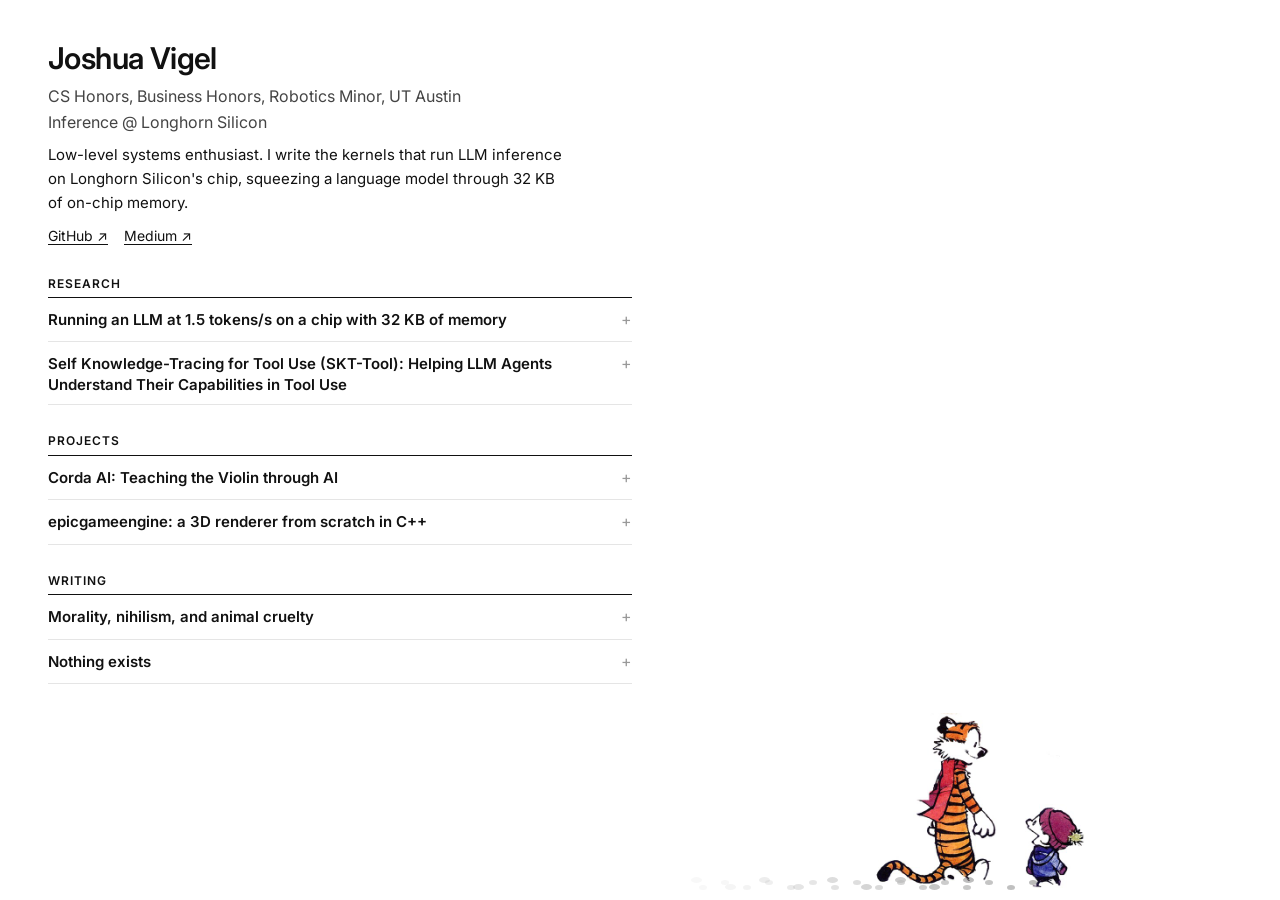
<file: index.html>
<!doctype html>
<html lang="en">
<head>
  <meta charset="utf-8">
  <meta name="viewport" content="width=device-width, initial-scale=1">
  <title>Joshua Vigel</title>
  <link rel="icon" type="image/png" href="favicon.png">
  <link rel="apple-touch-icon" href="apple-touch-icon.png">
  <link rel="stylesheet" href="style.css?v=25">
</head>
<body data-root="">
  <div class="layout">
    <nav></nav>
    <main>
      <h1>Joshua Vigel</h1>
      <p class="subtitle">CS Honors, Business Honors, Robotics Minor, UT Austin<br>Inference @ Longhorn Silicon</p>
      <p class="intro">Low-level systems enthusiast. I write the kernels that run LLM inference on Longhorn Silicon's chip, squeezing a language model through 32 KB of on-chip memory.</p>
      <div class="links">
        <a href="https://github.com/marvalarva2929">GitHub ↗</a>
        <a href="https://medium.com/@joshvigel">Medium ↗</a>
      </div>

      <!-- Each entry shows its title; clicking it opens the subtitle and a link to the full piece. -->
      <section>
        <div class="sectionbar"><h2>Research</h2></div>
        <details class="entry" name="entries">
          <summary><span class="title">Running an LLM at 1.5 tokens/s on a chip with 32 KB of memory</span></summary>
          <div class="more">
            <p>End-to-end GPT-Neo on Reef, our NPU: int8 kernels that fit in 8 KB of instruction memory and stream every weight from flash.</p>
            <span class="meta">Longhorn Silicon</span><br>
            <a class="view" href="longhorn-silicon/index.html">View more →</a>
          </div>
        </details>
        <details class="entry" name="entries">
          <summary><span class="title">Self Knowledge-Tracing for Tool Use (SKT-Tool): Helping LLM Agents Understand Their Capabilities in Tool Use</span></summary>
          <div class="more">
            <p>Knowledge tracing lets an LLM agent judge its own ability before calling a tool, cutting API calls while keeping accuracy.</p>
            <span class="meta">Insights from Negative Results in NLP, 2025</span><br>
            <a class="view" href="https://aclanthology.org/2025.insights-1.14/">Read the paper ↗</a>
          </div>
        </details>
      </section>

      <section>
        <div class="sectionbar"><h2>Projects</h2></div>
        <details class="entry" name="entries">
          <summary><span class="title">Corda AI: Teaching the Violin through AI</span></summary>
          <div class="more">
            <p>An iOS app that watches and listens while you practice, measures your playing on-device, and turns it into coaching.</p>
            <span class="meta"><a href="https://apps.apple.com/us/app/corda-violin-practice/id6801934738">App Store ↗</a></span><br>
            <a class="view" href="corda/index.html">View more →</a>
          </div>
        </details>
        <details class="entry" name="entries">
          <summary><span class="title">epicgameengine: a 3D renderer from scratch in C++</span></summary>
          <div class="more">
            <p>Hand-written matrix math, perspective projection and .obj model loading, drawn with SDL2.</p>
            <span class="meta">C++ · 2024</span><br>
            <a class="view" href="https://github.com/marvalarva2929/epicgameengine">View on GitHub ↗</a>
          </div>
        </details>
      </section>

      <section>
        <div class="sectionbar"><h2>Writing</h2></div>
        <details class="entry" name="entries">
          <summary><span class="title">Morality, nihilism, and animal cruelty</span></summary>
          <div class="more">
            <p>A nihilist's case against animal cruelty: how to oppose it without believing in objective morality.</p>
            <span class="meta">Medium · Apr 2025</span><br>
            <a class="view" href="https://medium.com/@joshvigel/morality-nihilism-and-animal-cruelty-8fa6c568dfe0">Read on Medium ↗</a>
          </div>
        </details>
        <details class="entry" name="entries">
          <summary><span class="title">Nothing exists</span></summary>
          <div class="more">
            <p>You can show in 3 questions that nothing exists.</p>
            <span class="meta">Medium · Apr 2025</span><br>
            <a class="view" href="https://medium.com/@joshvigel/nothing-exists-61d6aa28ff5f">Read on Medium ↗</a>
          </div>
        </details>
      </section>

    </main>
  </div>
  <div class="walk"><img class="walkers" src="walkers.jpg?v=24" alt="Calvin and Hobbes walking"></div>
  <script src="nav.js?v=25"></script>
  <script src="walk.js?v=24"></script>
</body>
</html>
</file>
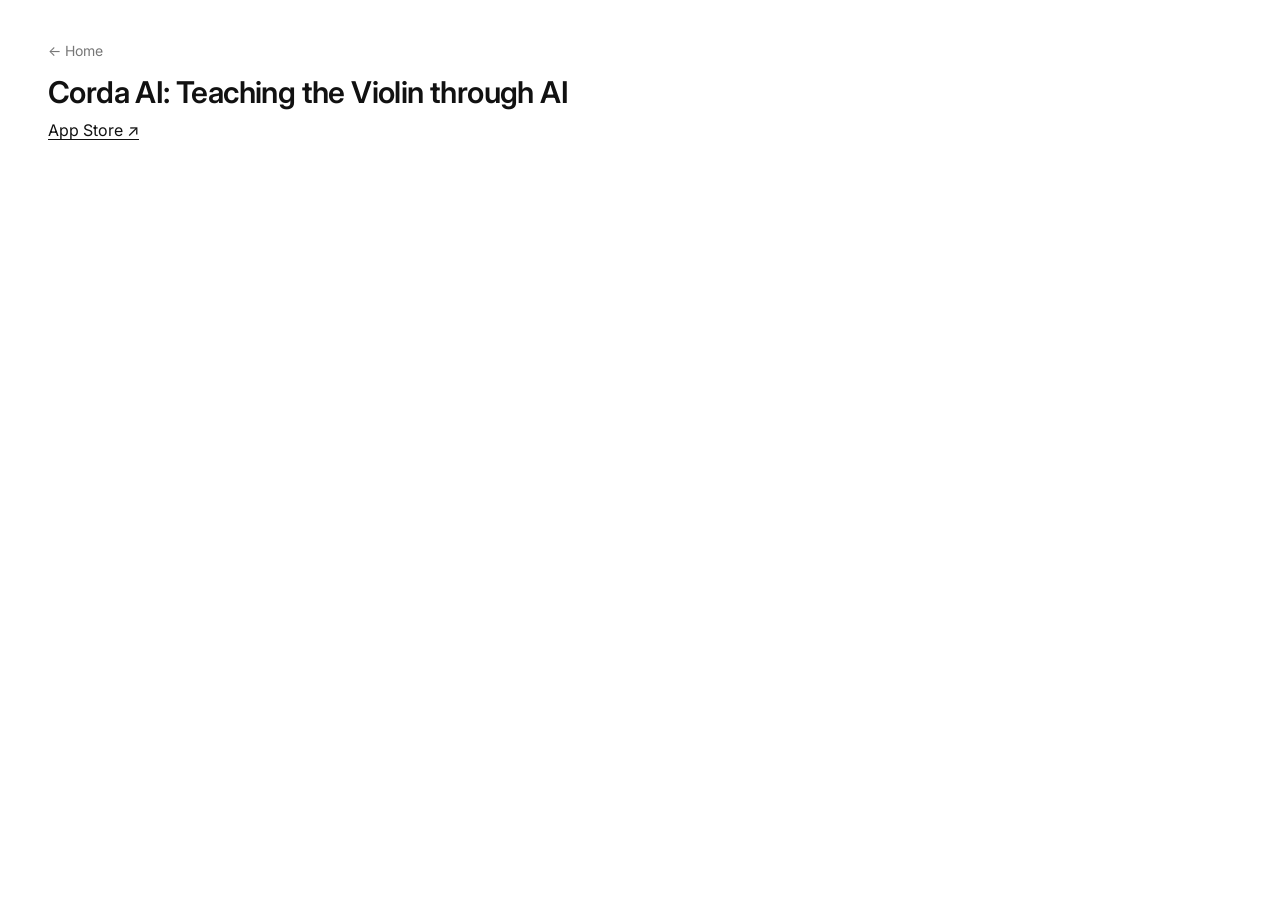
<file: corda/index.html>
<!doctype html>
<html lang="en">
<head>
  <meta charset="utf-8">
  <meta name="viewport" content="width=device-width, initial-scale=1">
  <title>Corda AI · Joshua Vigel</title>
  <link rel="icon" type="image/png" href="../favicon.png">
  <link rel="apple-touch-icon" href="../apple-touch-icon.png">
  <link rel="stylesheet" href="../style.css?v=25">
</head>
<body data-root="../">
  <div class="layout">
    <nav></nav>
    <main>
      <h1>Corda AI: Teaching the Violin through AI</h1>
      <p class="muted"><a href="https://apps.apple.com/us/app/corda-violin-practice/id6801934738">App Store ↗</a></p>

      <!-- write here -->

    </main>
  </div>
  <script src="../nav.js?v=25"></script>
</body>
</html>
</file>
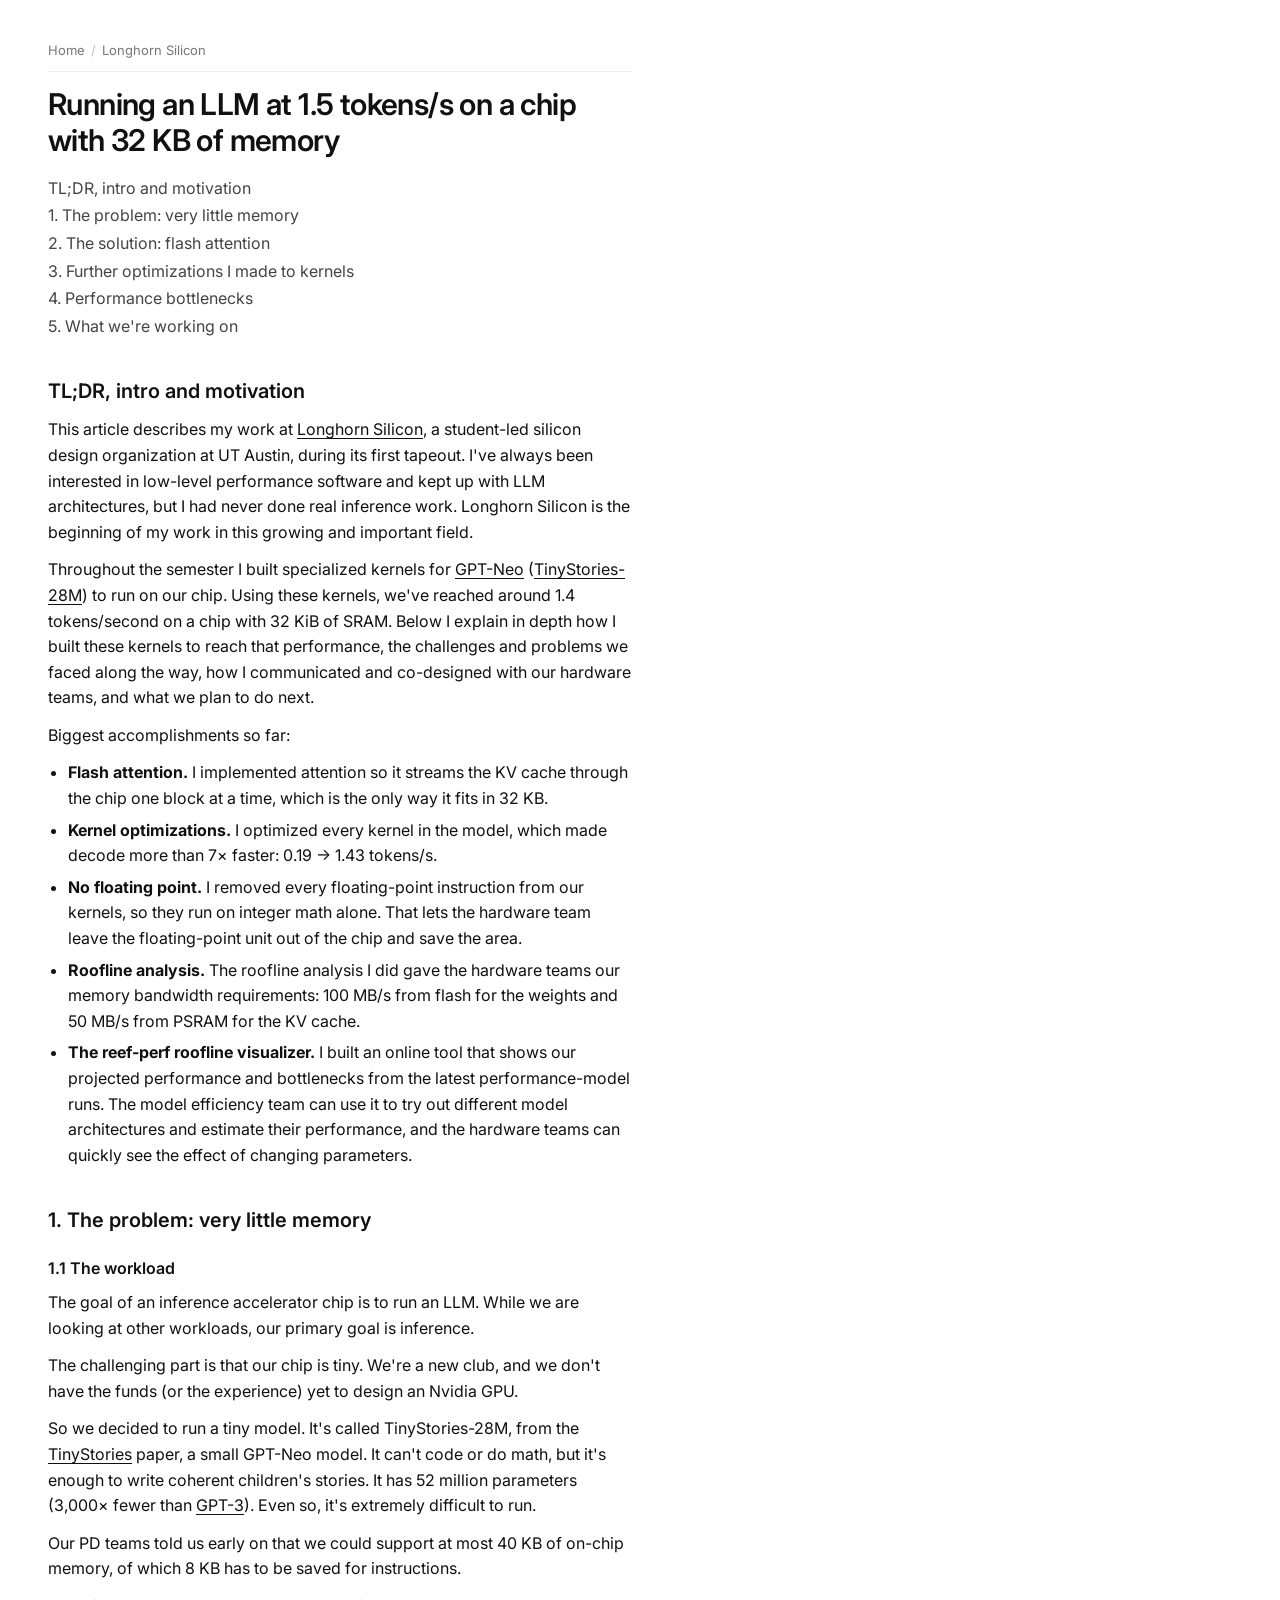
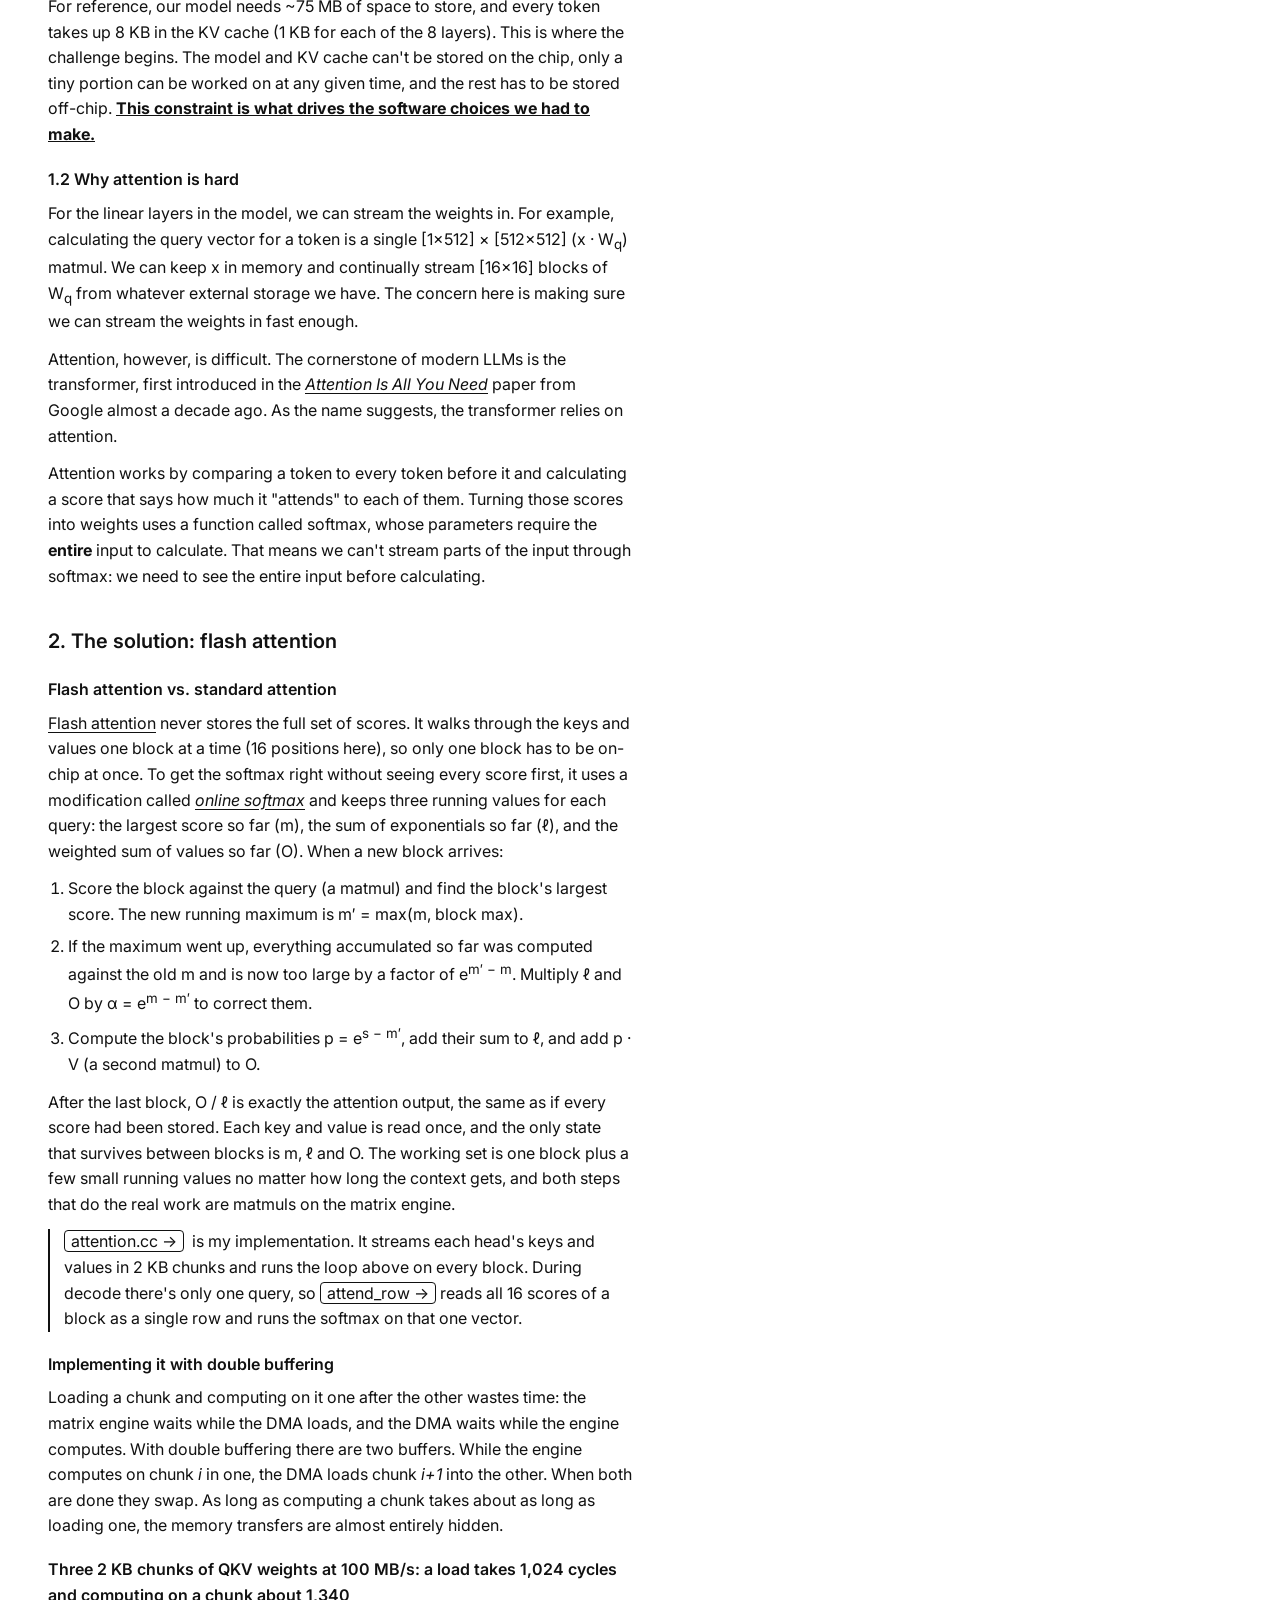
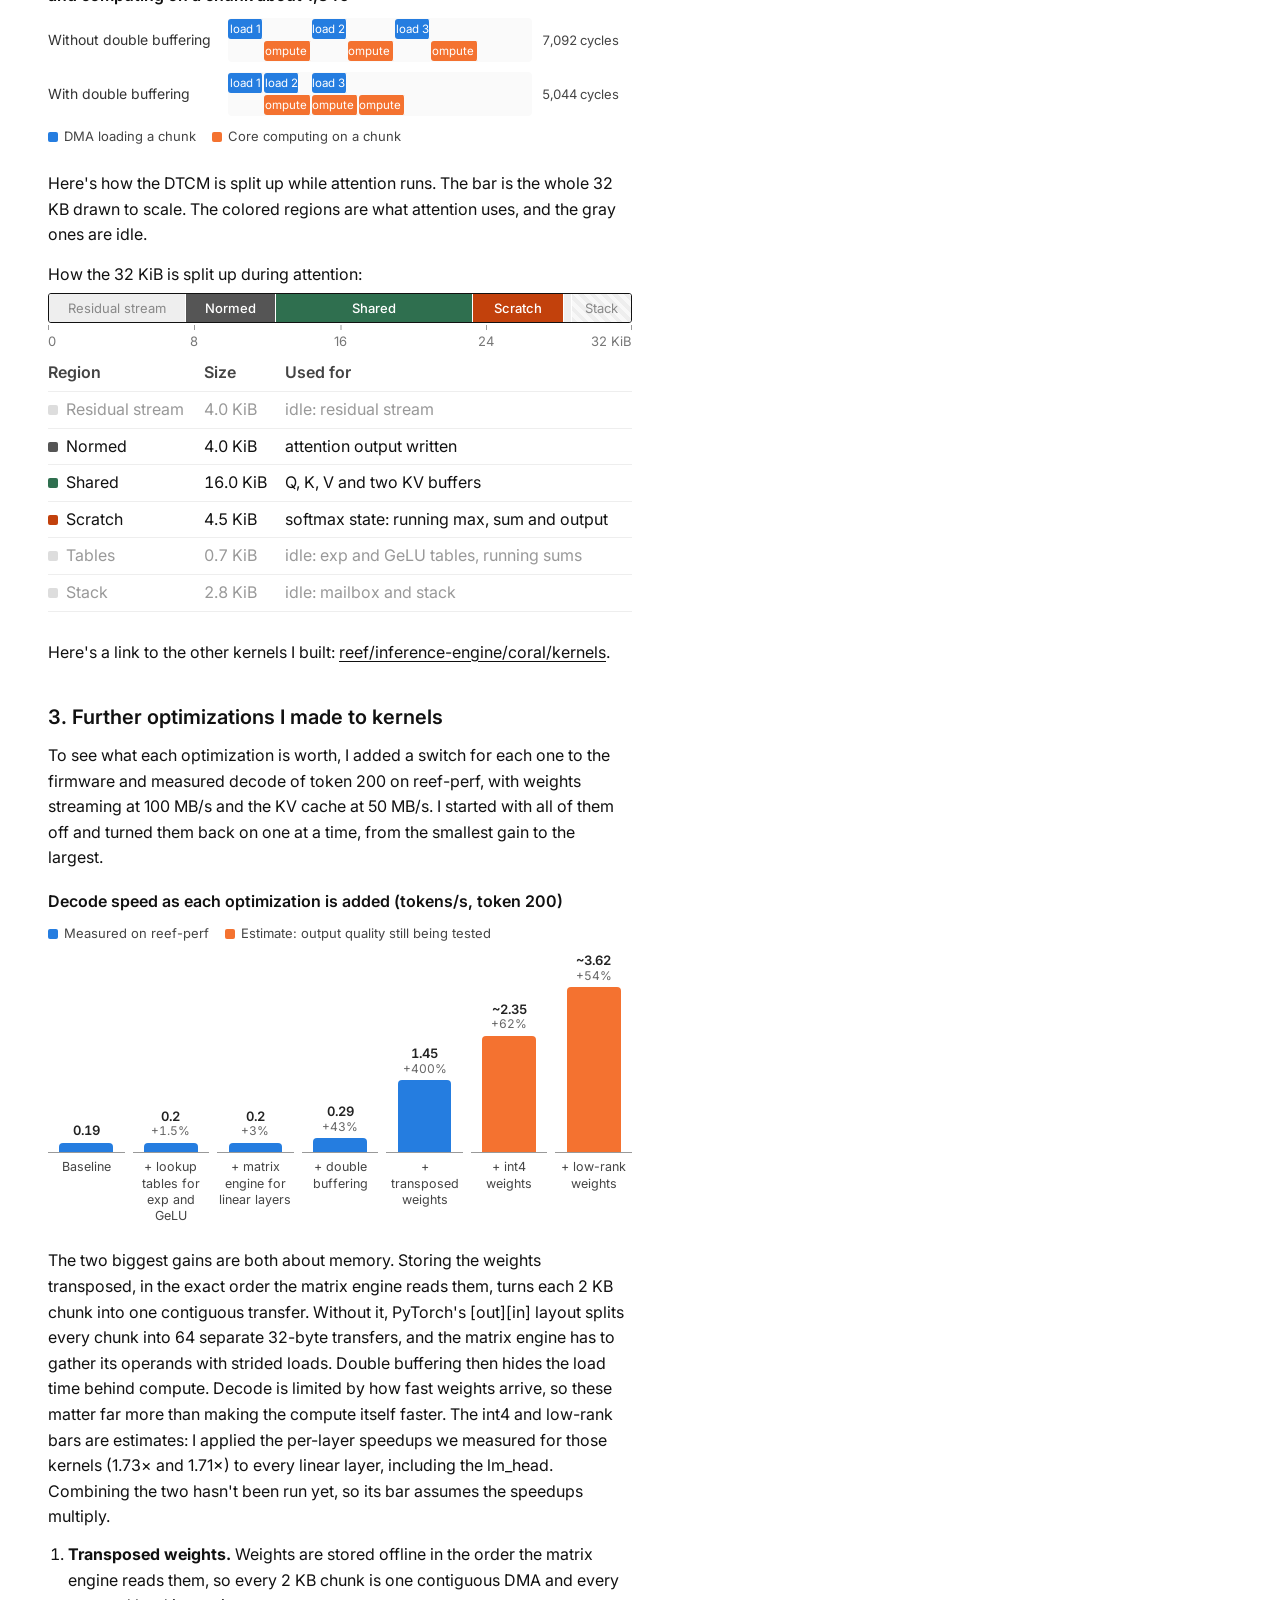
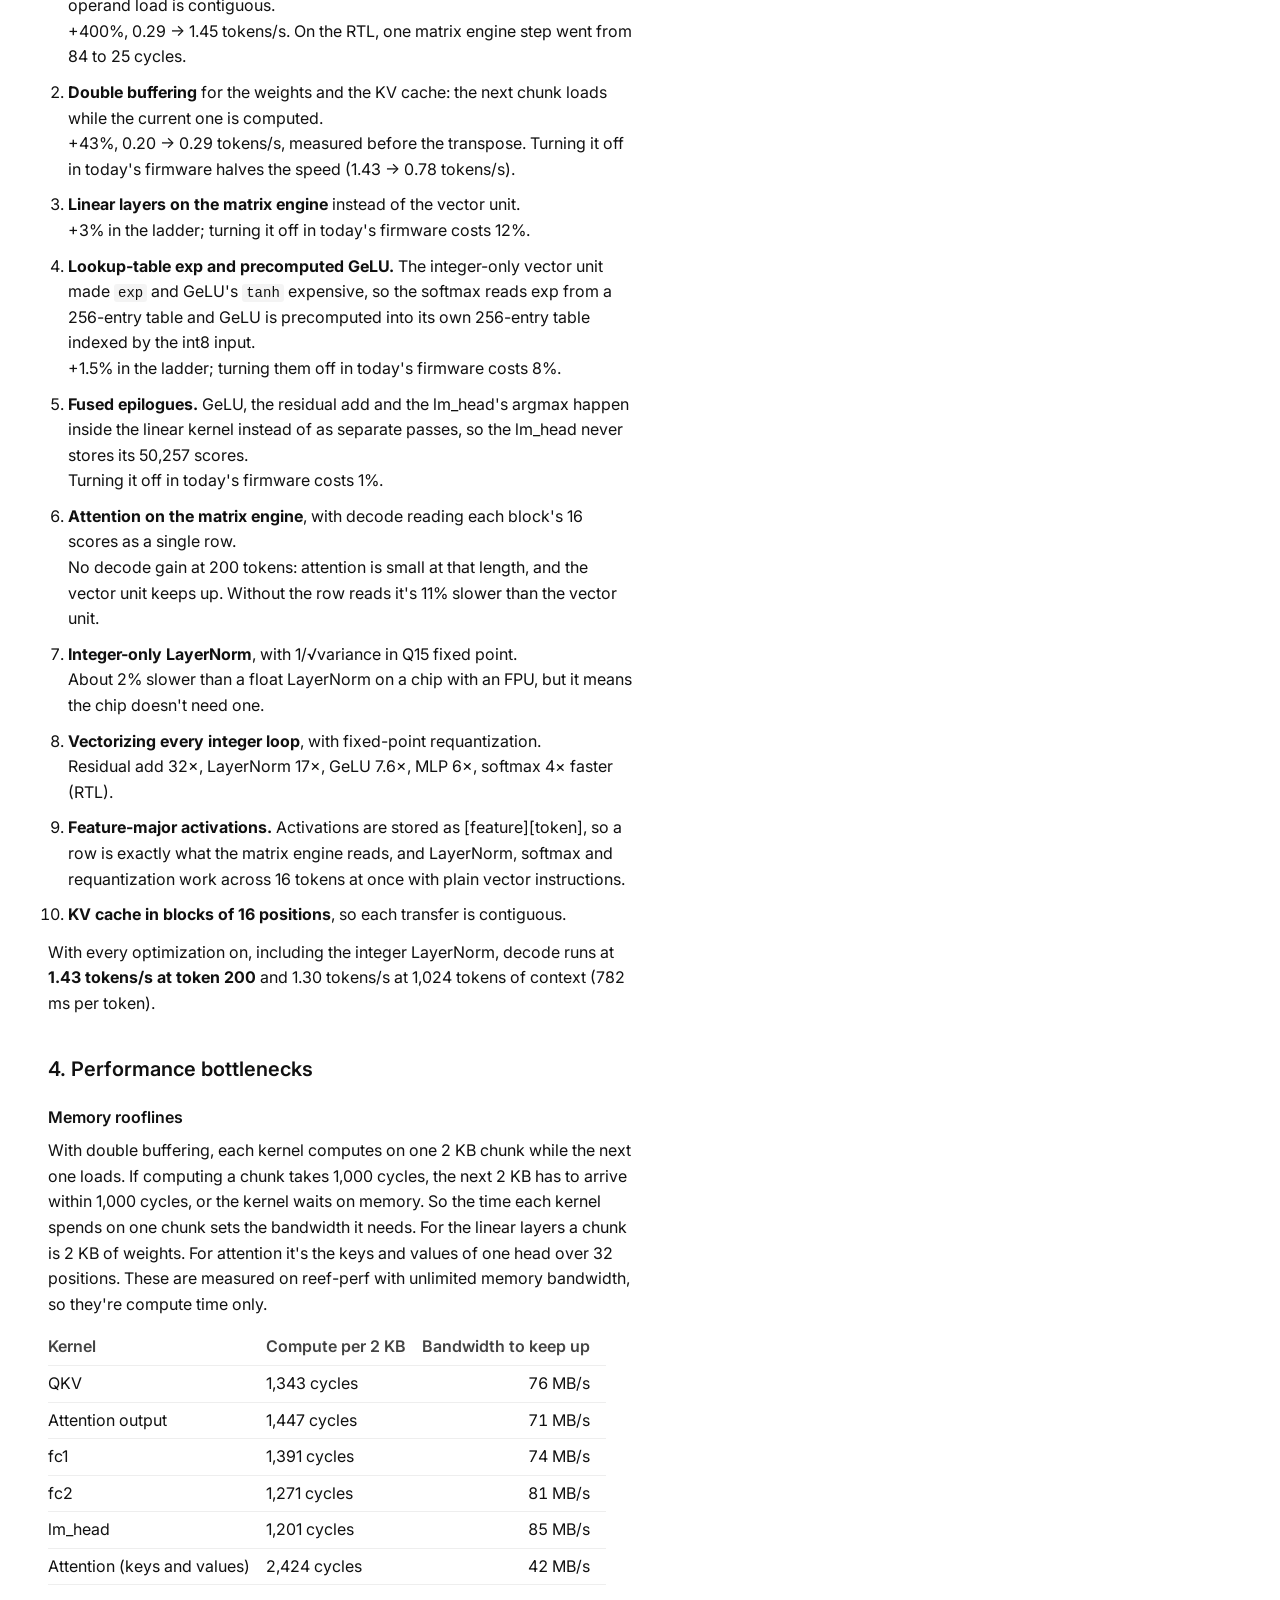
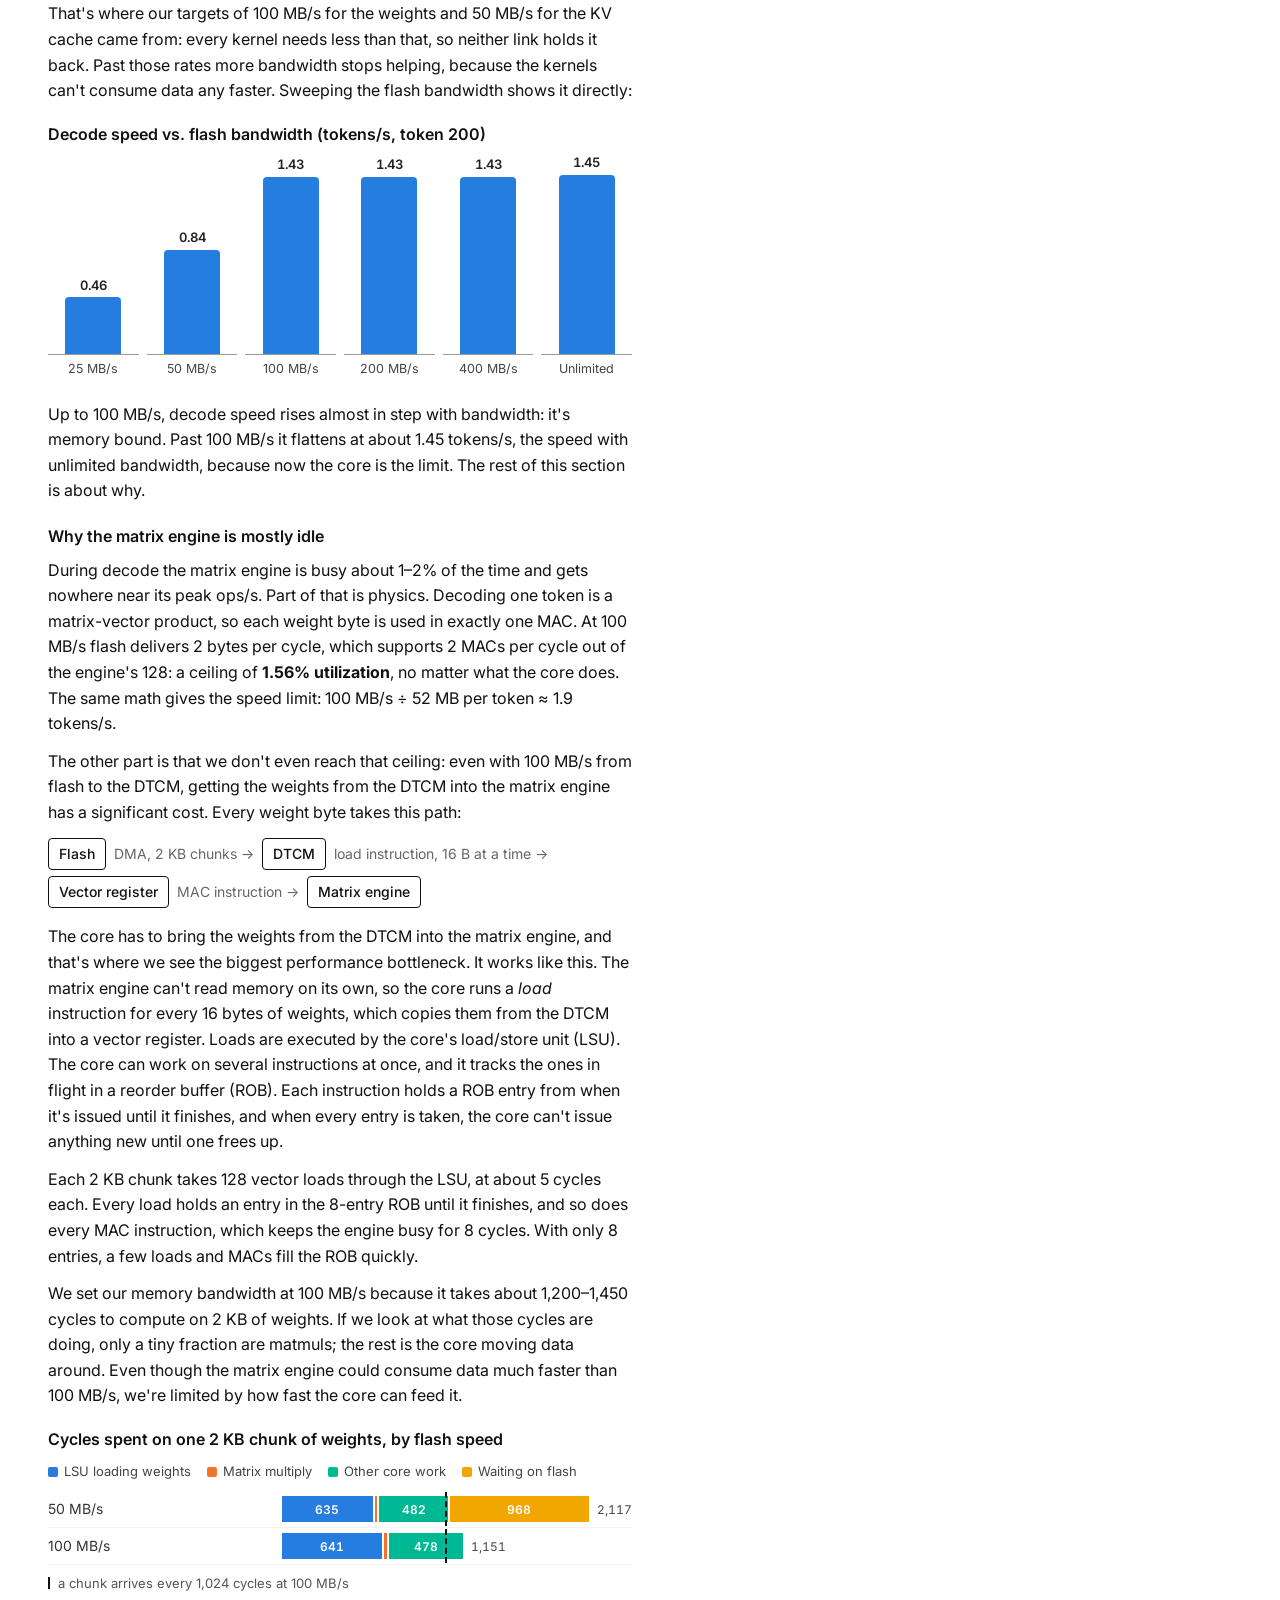
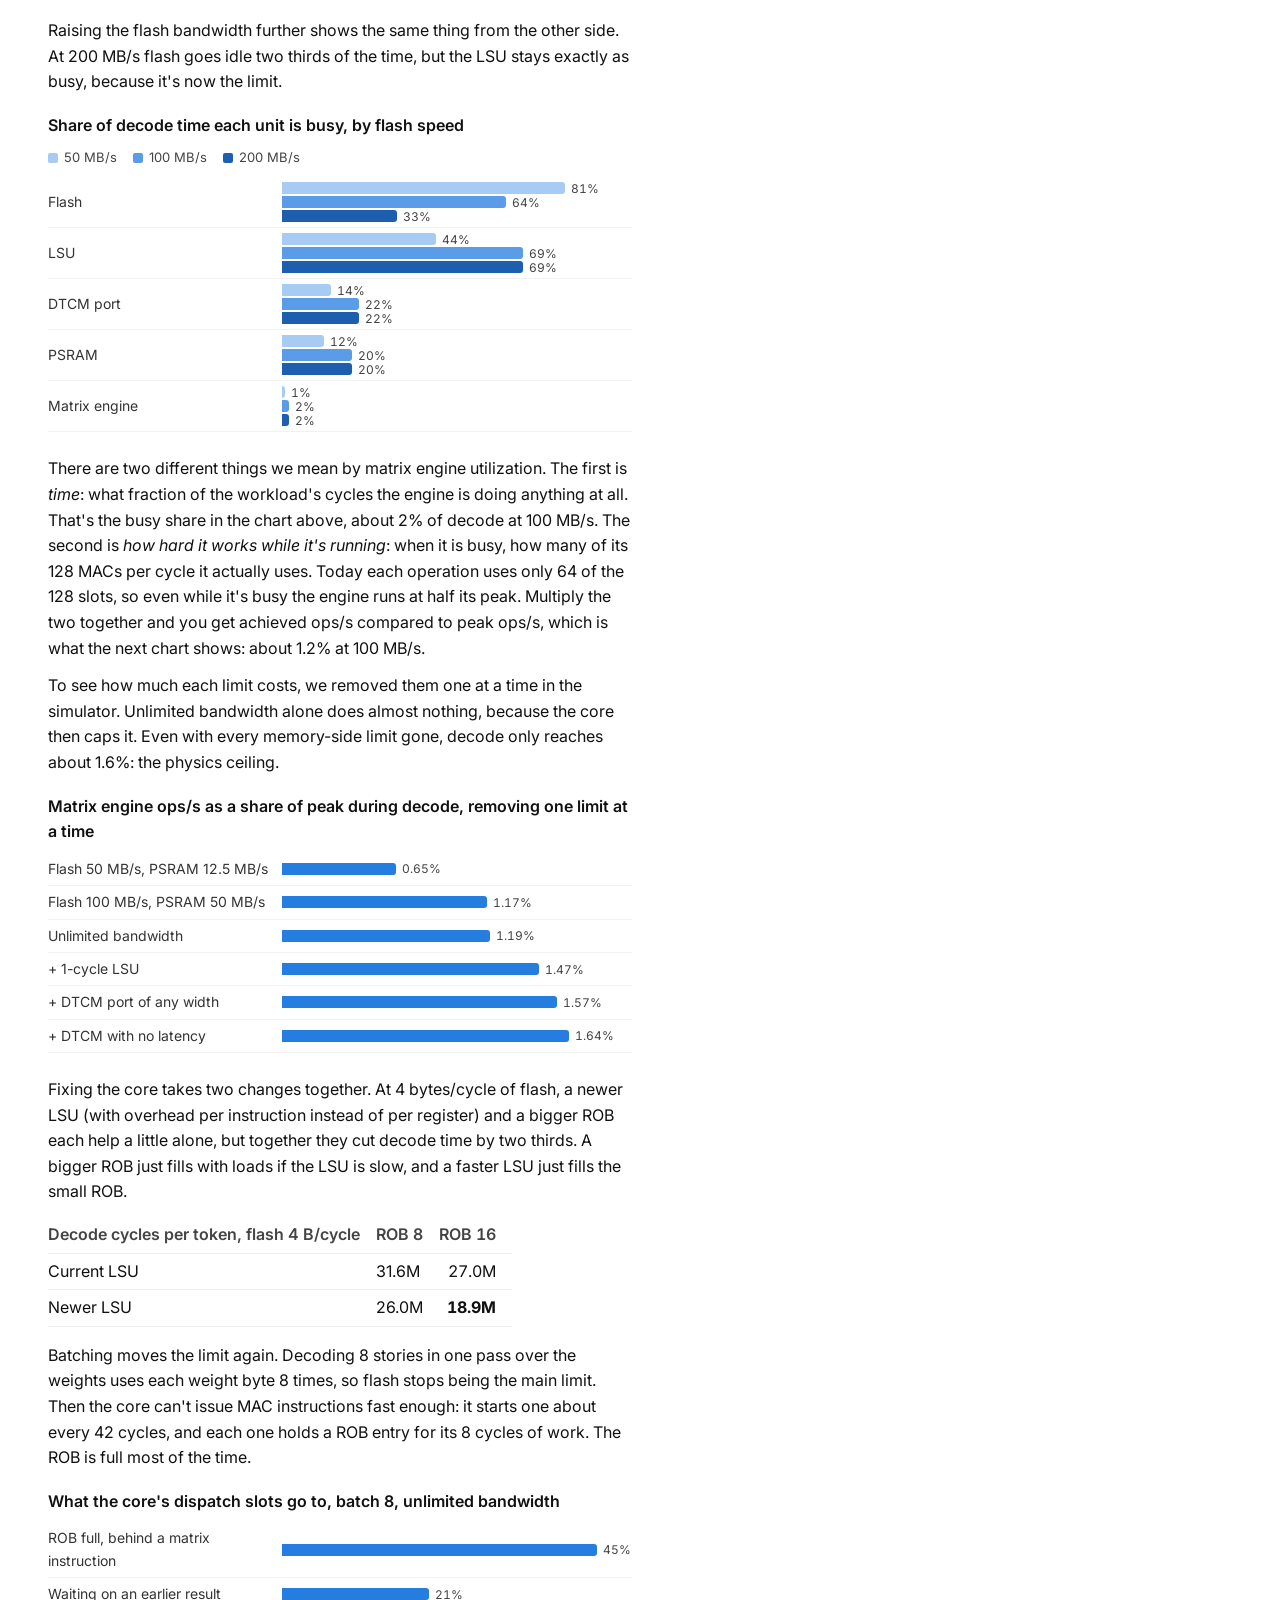
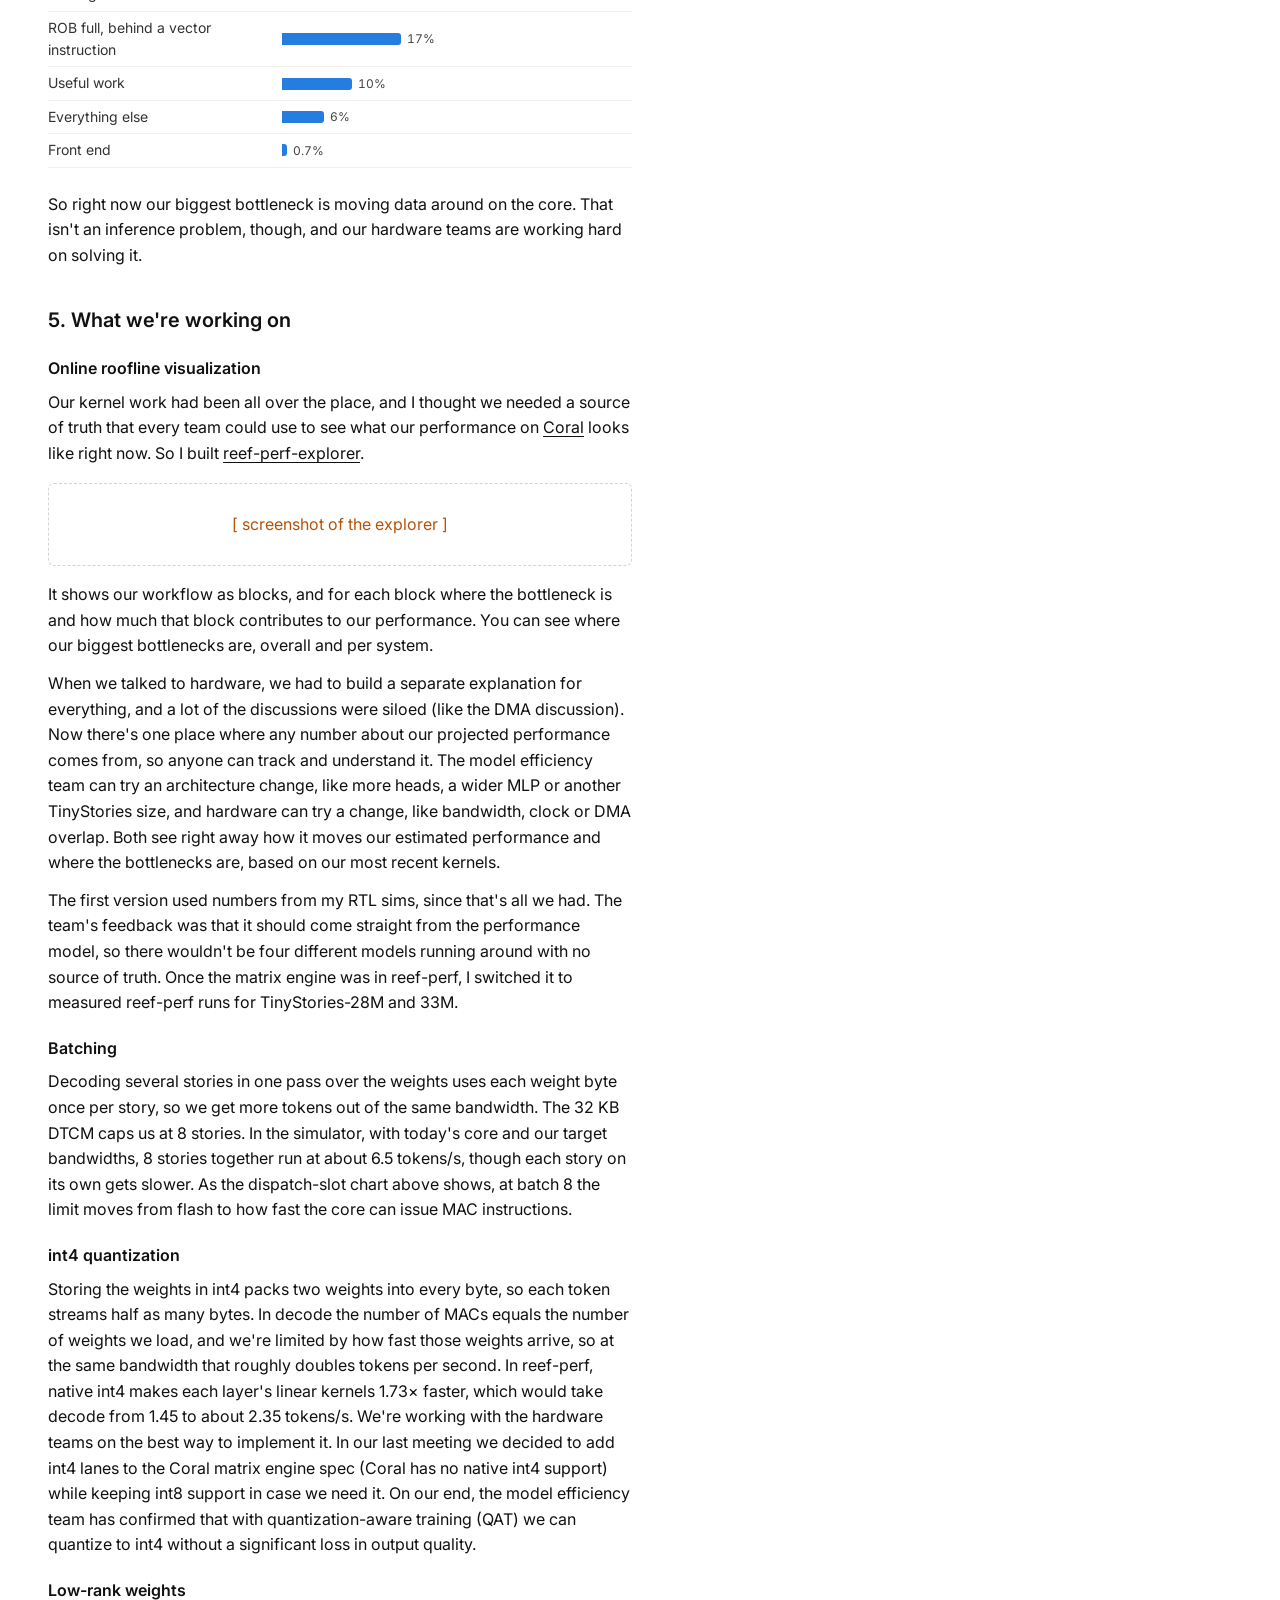
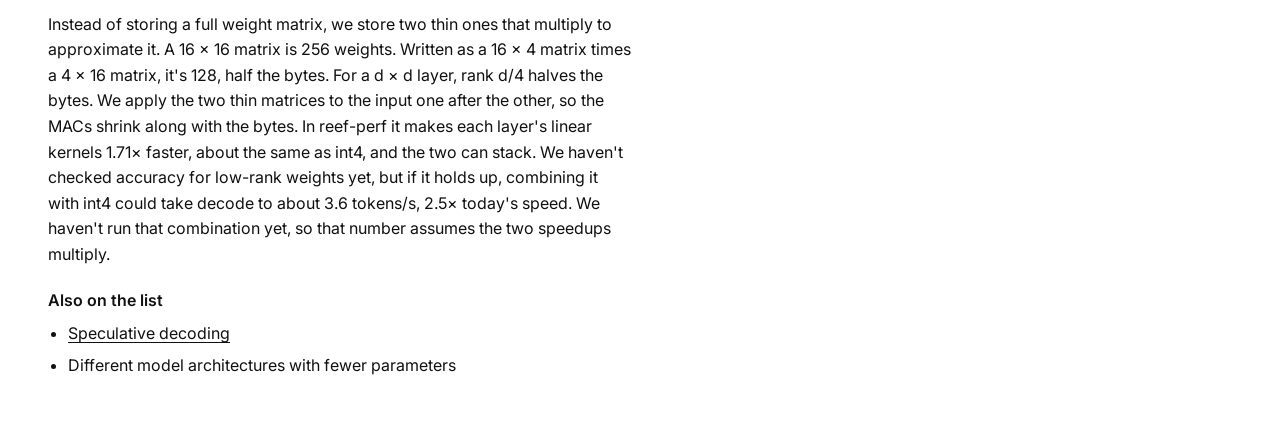
<file: longhorn-silicon/index.html>
<!doctype html>
<html lang="en">
<head>
  <meta charset="utf-8">
  <meta name="viewport" content="width=device-width, initial-scale=1">
  <title>Running an LLM at 1.5 tokens/s on 32 KB · Joshua Vigel</title>
  <link rel="icon" type="image/png" href="../favicon.png">
  <link rel="apple-touch-icon" href="../apple-touch-icon.png">
  <link rel="stylesheet" href="../style.css?v=25">
</head>
<body data-root="../">
  <div class="layout">
    <nav></nav>
    <main>
      <article data-crumb="Longhorn Silicon">
        <h1>Running an LLM at 1.5 tokens/s on a chip with 32 KB of memory</h1>

        <ul class="toc"></ul>

        <!-- ============================================================ -->
        <section id="intro">
          <h2>TL;DR, intro and motivation</h2>
          <p>This article describes my work at <a href="https://github.com/LonghornSilicon">Longhorn Silicon</a>, a student-led silicon design organization at UT Austin, during its first tapeout. I've always been interested in low-level performance software and kept up with LLM architectures, but I had never done real inference work. Longhorn Silicon is the beginning of my work in this growing and important field.</p>
          <p>Throughout the semester I built specialized kernels for <a href="https://github.com/EleutherAI/gpt-neo">GPT-Neo</a> (<a href="https://huggingface.co/roneneldan/TinyStories-28M">TinyStories-28M</a>) to run on our chip. Using these kernels, we've reached around 1.4 tokens/second on a chip with 32 KiB of SRAM. Below I explain in depth how I built these kernels to reach that performance, the challenges and problems we faced along the way, how I communicated and co-designed with our hardware teams, and what we plan to do next.</p>
          <p>Biggest accomplishments so far:</p>
          <ul>
            <li><strong>Flash attention.</strong> I implemented attention so it streams the KV cache through the chip one block at a time, which is the only way it fits in 32 KB.</li>
            <li><strong>Kernel optimizations.</strong> I optimized every kernel in the model, which made decode more than 7× faster: 0.19 → 1.43 tokens/s.</li>
            <li><strong>No floating point.</strong> I removed every floating-point instruction from our kernels, so they run on integer math alone. That lets the hardware team leave the floating-point unit out of the chip and save the area.</li>
            <li><strong>Roofline analysis.</strong> The roofline analysis I did gave the hardware teams our memory bandwidth requirements: 100 MB/s from flash for the weights and 50 MB/s from PSRAM for the KV cache.</li>
            <li><strong>The reef-perf roofline visualizer.</strong> I built an online tool that shows our projected performance and bottlenecks from the latest performance-model runs. The model efficiency team can use it to try out different model architectures and estimate their performance, and the hardware teams can quickly see the effect of changing parameters.</li>
          </ul>
        </section>

        <!-- ============================================================ -->
        <section id="memory">
          <h2>1. The problem: very little memory</h2>

          <h3>1.1 The workload</h3>
          <p>The goal of an inference accelerator chip is to run an LLM. While we are looking at other workloads, our primary goal is inference.</p>
          <p>The challenging part is that our chip is tiny. We're a new club, and we don't have the funds (or the experience) yet to design an Nvidia GPU.</p>
          <p>So we decided to run a tiny model. It's called TinyStories-28M, from the <a href="https://arxiv.org/abs/2305.07759">TinyStories</a> paper, a small GPT-Neo model. It can't code or do math, but it's enough to write coherent children's stories. It has 52 million parameters (3,000× fewer than <a href="https://arxiv.org/abs/2005.14165">GPT-3</a>). Even so, it's extremely difficult to run.</p>
          <p>Our PD teams told us early on that we could support at most 40 KB of on-chip memory, of which 8 KB has to be saved for instructions.</p>
          <p>For reference, our model needs ~75 MB of space to store, and every token takes up 8 KB in the KV cache (1 KB for each of the 8 layers). This is where the challenge begins. The model and KV cache can't be stored on the chip, only a tiny portion can be worked on at any given time, and the rest has to be stored off-chip. <strong><u>This constraint is what drives the software choices we had to make.</u></strong></p>

          <h3>1.2 Why attention is hard</h3>
          <p>For the linear layers in the model, we can stream the weights in. For example, calculating the query vector for a token is a single [1×512] × [512×512] (x · W<sub>q</sub>) matmul. We can keep x in memory and continually stream [16×16] blocks of W<sub>q</sub> from whatever external storage we have. The concern here is making sure we can stream the weights in fast enough.</p>
          <p>Attention, however, is difficult. The cornerstone of modern LLMs is the transformer, first introduced in the <a href="https://arxiv.org/abs/1706.03762"><em>Attention Is All You Need</em></a> paper from Google almost a decade ago. As the name suggests, the transformer relies on attention.</p>
          <p>Attention works by comparing a token to every token before it and calculating a score that says how much it "attends" to each of them. Turning those scores into weights uses a function called softmax, whose parameters require the <strong>entire</strong> input to calculate. That means we can't stream parts of the input through softmax: we need to see the entire input before calculating.</p>
        </section>

        <!-- ============================================================ -->
        <section id="flash">
          <h2>2. The solution: flash attention</h2>

          <h3>Flash attention vs. standard attention</h3>
          <p><a href="https://arxiv.org/abs/2205.14135">Flash attention</a> never stores the full set of scores. It walks through the keys and values one block at a time (16 positions here), so only one block has to be on-chip at once. To get the softmax right without seeing every score first, it uses a modification called <a href="https://arxiv.org/abs/1805.02867"><em>online softmax</em></a> and keeps three running values for each query: the largest score so far (m), the sum of exponentials so far (ℓ), and the weighted sum of values so far (O). When a new block arrives:</p>
          <ol>
            <li>Score the block against the query (a matmul) and find the block's largest score. The new running maximum is m′ = max(m, block max).</li>
            <li>If the maximum went up, everything accumulated so far was computed against the old m and is now too large by a factor of e<sup>m′ − m</sup>. Multiply ℓ and O by α = e<sup>m − m′</sup> to correct them.</li>
            <li>Compute the block's probabilities p = e<sup>s − m′</sup>, add their sum to ℓ, and add p · V (a second matmul) to O.</li>
          </ol>
          <p>After the last block, O / ℓ is exactly the attention output, the same as if every score had been stored. Each key and value is read once, and the only state that survives between blocks is m, ℓ and O. The working set is one block plus a few small running values no matter how long the context gets, and both steps that do the real work are matmuls on the matrix engine.</p>
          <p class="kernel"><a class="code" data-src="e2e-attention.cc" data-lines="137-263">attention.cc</a> is my implementation. It streams each head's keys and values in 2 KB chunks and runs the loop above on every block. During decode there's only one query, so <a class="code" data-src="e2e-attention.cc" data-lines="12-60">attend_row</a> reads all 16 scores of a block as a single row and runs the softmax on that one vector.</p>

          <h3>Implementing it with double buffering</h3>
          <p>Loading a chunk and computing on it one after the other wastes time: the matrix engine waits while the DMA loads, and the DMA waits while the engine computes. With double buffering there are two buffers. While the engine computes on chunk <em>i</em> in one, the DMA loads chunk <em>i+1</em> into the other. When both are done they swap. As long as computing a chunk takes about as long as loading one, the memory transfers are almost entirely hidden.</p>
          <figure class="timeline">
            <figcaption>Three 2 KB chunks of QKV weights at 100 MB/s: a load takes 1,024 cycles and computing on a chunk about 1,340</figcaption>
            <div class="tl-row"><span class="tl-name">Without double buffering</span><div class="tl-track">
              <i class="load" style="left:0;width:11.9%">load 1</i><i class="comp" style="left:11.9%;width:15.6%">compute 1</i>
              <i class="load" style="left:27.5%;width:11.9%">load 2</i><i class="comp" style="left:39.4%;width:15.6%">compute 2</i>
              <i class="load" style="left:55%;width:11.9%">load 3</i><i class="comp" style="left:66.9%;width:15.6%">compute 3</i>
            </div><span class="tl-total">7,092 cycles</span></div>
            <div class="tl-row"><span class="tl-name">With double buffering</span><div class="tl-track">
              <i class="load" style="left:0;width:11.9%">load 1</i>
              <i class="load lane2" style="left:11.9%;width:11.9%">load 2</i><i class="comp" style="left:11.9%;width:15.6%">compute 1</i>
              <i class="load lane2" style="left:27.5%;width:11.9%">load 3</i><i class="comp" style="left:27.5%;width:15.6%">compute 2</i>
              <i class="comp" style="left:43.1%;width:15.6%">compute 3</i>
            </div><span class="tl-total">5,044 cycles</span></div>
            <div class="legend"><span><i style="background:#257de0"></i>DMA loading a chunk</span><span><i style="background:#f47230"></i>Core computing on a chunk</span></div>
          </figure>
          <p>Here's how the DTCM is split up while attention runs. The bar is the whole 32 KB drawn to scale. The colored regions are what attention uses, and the gray ones are idle.</p>
          <div class="dtcm" data-name="attention" data-use="normed=attention output written|shared=Q, K, V and two KV buffers|scratch=softmax state: running max, sum and output"></div>
          <p>Here's a link to the other kernels I built: <a href="https://github.com/LonghornSilicon/reef/tree/main/inference-engine/coral/kernels">reef/inference-engine/coral/kernels</a>.</p>
        </section>

        <!-- ============================================================ -->
        <section id="optimizations">
          <h2>3. Further optimizations I made to kernels</h2>
          <p>To see what each optimization is worth, I added a switch for each one to the firmware and measured decode of token 200 on reef-perf, with weights streaming at 100 MB/s and the KV cache at 50 MB/s. I started with all of them off and turned them back on one at a time, from the smallest gain to the largest.</p>

          <figure class="chart" data-kind="columns">
            <figcaption>Decode speed as each optimization is added (tokens/s, token 200)</figcaption>
            <script type="application/json">
            {
              "unit": "tok/s",
              "max": 4,
              "decimals": 2,
              "series": ["Measured on reef-perf", "Estimate: output quality still being tested"],
              "rows": [
                {"label": "Baseline", "values": [0.19]},
                {"label": "+ lookup tables for exp and GeLU", "values": [0.20], "change": "+1.5%"},
                {"label": "+ matrix engine for linear layers", "values": [0.20], "change": "+3%"},
                {"label": "+ double buffering", "values": [0.29], "change": "+43%"},
                {"label": "+ transposed weights", "values": [1.45], "change": "+400%"},
                {"label": "+ int4 weights", "values": [2.35], "series": 1, "change": "+62%"},
                {"label": "+ low-rank weights", "values": [3.62], "series": 1, "change": "+54%"}
              ]
            }
            </script>
          </figure>
          <p>The two biggest gains are both about memory. Storing the weights transposed, in the exact order the matrix engine reads them, turns each 2 KB chunk into one contiguous transfer. Without it, PyTorch's [out][in] layout splits every chunk into 64 separate 32-byte transfers, and the matrix engine has to gather its operands with strided loads. Double buffering then hides the load time behind compute. Decode is limited by how fast weights arrive, so these matter far more than making the compute itself faster. The int4 and low-rank bars are estimates: I applied the per-layer speedups we measured for those kernels (1.73× and 1.71×) to every linear layer, including the lm_head. Combining the two hasn't been run yet, so its bar assumes the speedups multiply.</p>

          <ol class="opts">
            <li><strong>Transposed weights.</strong> Weights are stored offline in the order the matrix engine reads them, so every 2 KB chunk is one contiguous DMA and every operand load is contiguous. <span class="effect">+400%, 0.29 → 1.45 tokens/s. On the RTL, one matrix engine step went from 84 to 25 cycles.</span></li>
            <li><strong>Double buffering</strong> for the weights and the KV cache: the next chunk loads while the current one is computed. <span class="effect">+43%, 0.20 → 0.29 tokens/s, measured before the transpose. Turning it off in today's firmware halves the speed (1.43 → 0.78 tokens/s).</span></li>
            <li><strong>Linear layers on the matrix engine</strong> instead of the vector unit. <span class="effect">+3% in the ladder; turning it off in today's firmware costs 12%.</span></li>
            <li><strong>Lookup-table exp and precomputed GeLU.</strong> The integer-only vector unit made <code>exp</code> and GeLU's <code>tanh</code> expensive, so the softmax reads exp from a 256-entry table and GeLU is precomputed into its own 256-entry table indexed by the int8 input. <span class="effect">+1.5% in the ladder; turning them off in today's firmware costs 8%.</span></li>
            <li><strong>Fused epilogues.</strong> GeLU, the residual add and the lm_head's argmax happen inside the linear kernel instead of as separate passes, so the lm_head never stores its 50,257 scores. <span class="effect">Turning it off in today's firmware costs 1%.</span></li>
            <li><strong>Attention on the matrix engine</strong>, with decode reading each block's 16 scores as a single row. <span class="effect">No decode gain at 200 tokens: attention is small at that length, and the vector unit keeps up. Without the row reads it's 11% slower than the vector unit.</span></li>
            <li><strong>Integer-only LayerNorm</strong>, with 1/√variance in Q15 fixed point. <span class="effect">About 2% slower than a float LayerNorm on a chip with an FPU, but it means the chip doesn't need one.</span></li>
            <li><strong>Vectorizing every integer loop</strong>, with fixed-point requantization. <span class="effect">Residual add 32×, LayerNorm 17×, GeLU 7.6×, MLP 6×, softmax 4× faster (RTL).</span></li>
            <li><strong>Feature-major activations.</strong> Activations are stored as [feature][token], so a row is exactly what the matrix engine reads, and LayerNorm, softmax and requantization work across 16 tokens at once with plain vector instructions.</li>
            <li><strong>KV cache in blocks of 16 positions</strong>, so each transfer is contiguous.</li>
          </ol>
          <p>With every optimization on, including the integer LayerNorm, decode runs at <strong>1.43 tokens/s at token 200</strong> and 1.30 tokens/s at 1,024 tokens of context (782 ms per token).</p>
        </section>

        <!-- ============================================================ -->
        <section id="bottlenecks">
          <h2>4. Performance bottlenecks</h2>

          <h3>Memory rooflines</h3>
          <p>With double buffering, each kernel computes on one 2 KB chunk while the next one loads. If computing a chunk takes 1,000 cycles, the next 2 KB has to arrive within 1,000 cycles, or the kernel waits on memory. So the time each kernel spends on one chunk sets the bandwidth it needs. For the linear layers a chunk is 2 KB of weights. For attention it's the keys and values of one head over 32 positions. These are measured on reef-perf with unlimited memory bandwidth, so they're compute time only.</p>
          <table class="num">
            <tr><th>Kernel</th><th>Compute per 2 KB</th><th>Bandwidth to keep up</th></tr>
            <tr><td>QKV</td><td>1,343 cycles</td><td>76 MB/s</td></tr>
            <tr><td>Attention output</td><td>1,447 cycles</td><td>71 MB/s</td></tr>
            <tr><td>fc1</td><td>1,391 cycles</td><td>74 MB/s</td></tr>
            <tr><td>fc2</td><td>1,271 cycles</td><td>81 MB/s</td></tr>
            <tr><td>lm_head</td><td>1,201 cycles</td><td>85 MB/s</td></tr>
            <tr><td>Attention (keys and values)</td><td>2,424 cycles</td><td>42 MB/s</td></tr>
          </table>
          <p>That's where our targets of 100 MB/s for the weights and 50 MB/s for the KV cache came from: every kernel needs less than that, so neither link holds it back. Past those rates more bandwidth stops helping, because the kernels can't consume data any faster. Sweeping the flash bandwidth shows it directly:</p>

          <figure class="chart" data-kind="columns">
            <figcaption>Decode speed vs. flash bandwidth (tokens/s, token 200)</figcaption>
            <script type="application/json">
            {
              "unit": "tok/s",
              "max": 1.6,
              "decimals": 2,
              "series": ["Measured on reef-perf"],
              "rows": [
                {"label": "25 MB/s", "values": [0.46]},
                {"label": "50 MB/s", "values": [0.84]},
                {"label": "100 MB/s", "values": [1.43]},
                {"label": "200 MB/s", "values": [1.43]},
                {"label": "400 MB/s", "values": [1.43]},
                {"label": "Unlimited", "values": [1.45]}
              ]
            }
            </script>
          </figure>
          <p>Up to 100 MB/s, decode speed rises almost in step with bandwidth: it's memory bound. Past 100 MB/s it flattens at about 1.45 tokens/s, the speed with unlimited bandwidth, because now the core is the limit. The rest of this section is about why.</p>

          <h3>Why the matrix engine is mostly idle</h3>
          <p>During decode the matrix engine is busy about 1–2% of the time and gets nowhere near its peak ops/s. Part of that is physics. Decoding one token is a matrix-vector product, so each weight byte is used in exactly one MAC. At 100 MB/s flash delivers 2 bytes per cycle, which supports 2 MACs per cycle out of the engine's 128: a ceiling of <strong>1.56% utilization</strong>, no matter what the core does. The same math gives the speed limit: 100 MB/s ÷ 52 MB per token ≈ 1.9 tokens/s.</p>
          <p>The other part is that we don't even reach that ceiling: even with 100 MB/s from flash to the DTCM, getting the weights from the DTCM into the matrix engine has a significant cost. Every weight byte takes this path:</p>
          <div class="flow">
            <span>Flash</span><i>DMA, 2 KB chunks</i>
            <span>DTCM</span><i>load instruction, 16 B at a time</i>
            <span>Vector register</span><i>MAC instruction</i>
            <span>Matrix engine</span>
          </div>
          <p>The core has to bring the weights from the DTCM into the matrix engine, and that's where we see the biggest performance bottleneck. It works like this. The matrix engine can't read memory on its own, so the core runs a <em>load</em> instruction for every 16 bytes of weights, which copies them from the DTCM into a vector register. Loads are executed by the core's load/store unit (LSU). The core can work on several instructions at once, and it tracks the ones in flight in a reorder buffer (ROB). Each instruction holds a ROB entry from when it's issued until it finishes, and when every entry is taken, the core can't issue anything new until one frees up.</p>
          <p>Each 2 KB chunk takes 128 vector loads through the LSU, at about 5 cycles each. Every load holds an entry in the 8-entry ROB until it finishes, and so does every MAC instruction, which keeps the engine busy for 8 cycles. With only 8 entries, a few loads and MACs fill the ROB quickly.</p>
          <p>We set our memory bandwidth at 100 MB/s because it takes about 1,200–1,450 cycles to compute on 2 KB of weights. If we look at what those cycles are doing, only a tiny fraction are matmuls; the rest is the core moving data around. Even though the matrix engine could consume data much faster than 100 MB/s, we're limited by how fast the core can feed it.</p>

          <figure class="chart" data-kind="stack">
            <figcaption>Cycles spent on one 2 KB chunk of weights, by flash speed</figcaption>
            <script type="application/json">
            {
              "unit": "cycles",
              "max": 2200,
              "series": ["LSU loading weights", "Matrix multiply", "Other core work", "Waiting on flash"],
              "rows": [
                {"label": "50 MB/s", "values": [635, 32, 482, 968]},
                {"label": "100 MB/s", "values": [641, 32, 478, 0]}
              ],
              "marker": {"at": 1024, "label": "a chunk arrives every 1,024 cycles at 100 MB/s"}
            }
            </script>
          </figure>

          <p>Raising the flash bandwidth further shows the same thing from the other side. At 200 MB/s flash goes idle two thirds of the time, but the LSU stays exactly as busy, because it's now the limit.</p>

          <figure class="chart" data-kind="bars">
            <figcaption>Share of decode time each unit is busy, by flash speed</figcaption>
            <script type="application/json">
            {
              "unit": "%",
              "max": 100,
              "series": ["50 MB/s", "100 MB/s", "200 MB/s"],
              "ramp": true,
              "rows": [
                {"label": "Flash", "values": [81, 64, 33]},
                {"label": "LSU", "values": [44, 69, 69]},
                {"label": "DTCM port", "values": [14, 22, 22]},
                {"label": "PSRAM", "values": [12, 20, 20]},
                {"label": "Matrix engine", "values": [1, 2, 2]}
              ]
            }
            </script>
          </figure>

          <p>There are two different things we mean by matrix engine utilization. The first is <em>time</em>: what fraction of the workload's cycles the engine is doing anything at all. That's the busy share in the chart above, about 2% of decode at 100 MB/s. The second is <em>how hard it works while it's running</em>: when it is busy, how many of its 128 MACs per cycle it actually uses. Today each operation uses only 64 of the 128 slots, so even while it's busy the engine runs at half its peak. Multiply the two together and you get achieved ops/s compared to peak ops/s, which is what the next chart shows: about 1.2% at 100 MB/s.</p>
          <p>To see how much each limit costs, we removed them one at a time in the simulator. Unlimited bandwidth alone does almost nothing, because the core then caps it. Even with every memory-side limit gone, decode only reaches about 1.6%: the physics ceiling.</p>

          <figure class="chart" data-kind="bars">
            <figcaption>Matrix engine ops/s as a share of peak during decode, removing one limit at a time</figcaption>
            <script type="application/json">
            {
              "unit": "%",
              "max": 2,
              "decimals": 2,
              "series": ["Utilization"],
              "rows": [
                {"label": "Flash 50 MB/s, PSRAM 12.5 MB/s", "values": [0.65]},
                {"label": "Flash 100 MB/s, PSRAM 50 MB/s", "values": [1.17]},
                {"label": "Unlimited bandwidth", "values": [1.19]},
                {"label": "+ 1-cycle LSU", "values": [1.47]},
                {"label": "+ DTCM port of any width", "values": [1.57]},
                {"label": "+ DTCM with no latency", "values": [1.64]}
              ]
            }
            </script>
          </figure>

          <p>Fixing the core takes two changes together. At 4 bytes/cycle of flash, a newer LSU (with overhead per instruction instead of per register) and a bigger ROB each help a little alone, but together they cut decode time by two thirds. A bigger ROB just fills with loads if the LSU is slow, and a faster LSU just fills the small ROB.</p>
          <table class="num">
            <tr><th>Decode cycles per token, flash 4 B/cycle</th><th>ROB 8</th><th>ROB 16</th></tr>
            <tr><td>Current LSU</td><td>31.6M</td><td>27.0M</td></tr>
            <tr><td>Newer LSU</td><td>26.0M</td><td><strong>18.9M</strong></td></tr>
          </table>

          <p>Batching moves the limit again. Decoding 8 stories in one pass over the weights uses each weight byte 8 times, so flash stops being the main limit. Then the core can't issue MAC instructions fast enough: it starts one about every 42 cycles, and each one holds a ROB entry for its 8 cycles of work. The ROB is full most of the time.</p>

          <figure class="chart" data-kind="bars">
            <figcaption>What the core's dispatch slots go to, batch 8, unlimited bandwidth</figcaption>
            <script type="application/json">
            {
              "unit": "%",
              "max": 50,
              "series": ["Share of dispatch slots"],
              "rows": [
                {"label": "ROB full, behind a matrix instruction", "values": [45]},
                {"label": "Waiting on an earlier result", "values": [21]},
                {"label": "ROB full, behind a vector instruction", "values": [17]},
                {"label": "Useful work", "values": [10]},
                {"label": "Everything else", "values": [6]},
                {"label": "Front end", "values": [0.7]}
              ]
            }
            </script>
          </figure>

          <p>So right now our biggest bottleneck is moving data around on the core. That isn't an inference problem, though, and our hardware teams are working hard on solving it.</p>
        </section>

        <!-- ============================================================ -->
        <section id="next">
          <h2>5. What we're working on</h2>

          <h3>Online roofline visualization</h3>
          <p>Our kernel work had been all over the place, and I thought we needed a source of truth that every team could use to see what our performance on <a href="https://github.com/google-coral/coralnpu">Coral</a> looks like right now. So I built <a href="https://marvalarva2929.github.io/reef-perf-explorer/">reef-perf-explorer</a>.</p>
          <figure class="todo">[ screenshot of the explorer ]</figure>
          <p>It shows our workflow as blocks, and for each block where the bottleneck is and how much that block contributes to our performance. You can see where our biggest bottlenecks are, overall and per system.</p>
          <p>When we talked to hardware, we had to build a separate explanation for everything, and a lot of the discussions were siloed (like the DMA discussion). Now there's one place where any number about our projected performance comes from, so anyone can track and understand it. The model efficiency team can try an architecture change, like more heads, a wider MLP or another TinyStories size, and hardware can try a change, like bandwidth, clock or DMA overlap. Both see right away how it moves our estimated performance and where the bottlenecks are, based on our most recent kernels.</p>
          <p>The first version used numbers from my RTL sims, since that's all we had. The team's feedback was that it should come straight from the performance model, so there wouldn't be four different models running around with no source of truth. Once the matrix engine was in reef-perf, I switched it to measured reef-perf runs for TinyStories-28M and 33M.</p>

          <h3>Batching</h3>
          <p>Decoding several stories in one pass over the weights uses each weight byte once per story, so we get more tokens out of the same bandwidth. The 32 KB DTCM caps us at 8 stories. In the simulator, with today's core and our target bandwidths, 8 stories together run at about 6.5 tokens/s, though each story on its own gets slower. As the dispatch-slot chart above shows, at batch 8 the limit moves from flash to how fast the core can issue MAC instructions.</p>

          <h3>int4 quantization</h3>
          <p>Storing the weights in int4 packs two weights into every byte, so each token streams half as many bytes. In decode the number of MACs equals the number of weights we load, and we're limited by how fast those weights arrive, so at the same bandwidth that roughly doubles tokens per second. In reef-perf, native int4 makes each layer's linear kernels 1.73× faster, which would take decode from 1.45 to about 2.35 tokens/s. We're working with the hardware teams on the best way to implement it. In our last meeting we decided to add int4 lanes to the Coral matrix engine spec (Coral has no native int4 support) while keeping int8 support in case we need it. On our end, the model efficiency team has confirmed that with quantization-aware training (QAT) we can quantize to int4 without a significant loss in output quality.</p>

          <h3>Low-rank weights</h3>
          <p>Instead of storing a full weight matrix, we store two thin ones that multiply to approximate it. A 16 × 16 matrix is 256 weights. Written as a 16 × 4 matrix times a 4 × 16 matrix, it's 128, half the bytes. For a d × d layer, rank d/4 halves the bytes. We apply the two thin matrices to the input one after the other, so the MACs shrink along with the bytes. In reef-perf it makes each layer's linear kernels 1.71× faster, about the same as int4, and the two can stack. We haven't checked accuracy for low-rank weights yet, but if it holds up, combining it with int4 could take decode to about 3.6 tokens/s, 2.5× today's speed. We haven't run that combination yet, so that number assumes the two speedups multiply.</p>

          <h3>Also on the list</h3>
          <ul>
            <li><a href="https://arxiv.org/abs/2211.17192">Speculative decoding</a></li>
            <li>Different model architectures with fewer parameters</li>
          </ul>
        </section>
      </article>
    </main>
  </div>
  <script src="../nav.js?v=25"></script>
  <script src="article.js?v=25"></script>
</body>
</html>
</file>
<file: style.css>
@import url("https://fonts.googleapis.com/css2?family=Inter:wght@400;500;600&display=swap");

* { box-sizing: border-box; margin: 0; padding: 0; }

html {
  font-family: "Inter", ui-sans-serif, system-ui, -apple-system, "Segoe UI", sans-serif;
  font-size: 16px;
  line-height: 1.6;
  color: #111;
  background: #fff;
}

a { color: #111; text-decoration: underline; text-underline-offset: 3px; }
a:hover { color: #777; }

.layout { max-width: 680px; padding: 40px 48px; position: relative; z-index: 1; }

nav { font-size: 14px; margin-bottom: 12px; }
nav:empty { display: none; }
nav a { color: #777; text-decoration: none; }
nav a:hover { color: #111; }

h1 { font-size: 30px; font-weight: 600; letter-spacing: -0.02em; line-height: 1.2; margin-bottom: 8px; }
h2 { font-size: 20px; font-weight: 600; margin: 28px 0 6px; }
p { margin-bottom: 12px; }
.subtitle { color: #444; margin-bottom: 8px; }
.intro { max-width: 520px; font-size: 15px; margin-bottom: 10px; }
.links { display: flex; gap: 16px; font-size: 14px; }
.eyebrow { font-size: 12px; letter-spacing: 0.08em; text-transform: uppercase; color: #777; margin-bottom: 8px; }
.muted { color: #777; }

/* home sections: label bar, then collapsed entries; click a title to open it */
section { margin-top: 26px; }
.sectionbar { border-bottom: 1px solid #111; padding-bottom: 4px; }
.sectionbar h2 { font-size: 12px; font-weight: 600; letter-spacing: 0.08em; text-transform: uppercase; margin: 0; }

.entry { border-bottom: 1px solid #e5e5e5; }
.entry summary {
  display: grid; grid-template-columns: 1fr 16px; gap: 16px; align-items: baseline;
  padding: 9px 0; cursor: pointer; list-style: none;
}
.entry summary::-webkit-details-marker { display: none; }
.entry summary::after { content: "+"; color: #999; text-align: right; }
.entry[open] summary::after { content: "−"; }
.entry summary:hover .title { text-decoration: underline; text-underline-offset: 3px; }
.entry .title { font-size: 15px; font-weight: 600; line-height: 1.4; }
.entry .more { padding: 0 32px 12px 0; font-size: 14px; }
.entry .more p { color: #444; margin-bottom: 4px; }
.entry .meta { font-size: 12px; color: #999; }
.entry .meta a { color: #999; }
.entry .view { display: inline-block; margin-top: 6px; font-weight: 500; }

/* reference notes on article pages */
.notes {
  margin-top: 40px; padding-top: 14px;
  border-top: 2px dashed #111;
  color: #777; font-size: 14px; line-height: 1.5;
}
.notes ul { padding: 4px 0 10px 18px; }
.notes li { margin-bottom: 4px; }
.week { border-bottom: 1px solid #eee; }
.week summary { cursor: pointer; list-style: none; padding: 6px 0; color: #444; font-weight: 500; }
.week summary::-webkit-details-marker { display: none; }
.week summary::before { content: "+ "; color: #999; }
.week[open] summary::before { content: "− "; }
.week summary:hover { color: #111; }

/* home: Calvin and Hobbes stuck to the bottom right of the window, footprints behind them */
body { position: relative; min-height: 100vh; }
.walk {
  position: fixed;
  left: 0; right: 0; bottom: 0;
  height: 200px;
  overflow: hidden;
  pointer-events: none;
}
.walkers {
  position: absolute;
  left: 0; bottom: 12px;
  height: 175px;
  mix-blend-mode: multiply; /* the cutout's white disappears into the page */
}
.print {
  position: absolute;
  border-radius: 50%;
  background: #b9b9b9;
}

@media (max-width: 700px) {
  .layout { padding: 28px 16px; }
  h1 { font-size: 26px; }
  .entry summary { grid-template-columns: 1fr 16px; gap: 2px 8px; }
  .entry .more { padding: 0 0 12px; }
  /* phones have no free right side: they sit centered below the content instead */
  .walk { position: absolute; height: 140px; }
  body[data-root=""] .layout { padding-bottom: 150px; }
  .walkers { height: 115px; }
}

/* articles */
.crumbs {
  position: sticky; top: 0; z-index: 2;
  background: #fff; padding: 10px 0; margin: -10px 0 14px;
  border-bottom: 1px solid #eee;
  display: flex; flex-wrap: wrap; gap: 6px; font-size: 13px;
}
.crumbs span { color: #bbb; }
.crumbs .here { color: #111; font-weight: 500; }
.crumbs:not(.deep) .here-sep { display: none; }

article section { margin-top: 36px; scroll-margin-top: 56px; }
article h2 { font-size: 20px; margin: 0 0 10px; }
article h3 { font-size: 16px; font-weight: 600; margin: 20px 0 8px; }
article ul, article ol { padding-left: 20px; margin-bottom: 12px; }
article li { margin-bottom: 6px; }
article code { font-size: 14px; background: #f4f4f4; padding: 1px 4px; border-radius: 3px; }
.toc { margin: 18px 0 0; padding-left: 0 !important; list-style: none; }
.toc li { margin-bottom: 2px; }
.toc a { color: #444; text-decoration: none; }
.toc a:hover { text-decoration: underline; }

article table { border-collapse: collapse; margin: 8px 0 16px; }
article th, article td { text-align: left; padding: 5px 16px 5px 0; border-bottom: 1px solid #eee; vertical-align: top; }
article th { font-weight: 600; color: #444; }
article table.num td:last-child, article table.num th:last-child { text-align: right; font-variant-numeric: tabular-nums; }

/* drafting placeholders */
.todo { color: #b45309; }
figure.todo {
  border: 1px dashed #d6d3d1; border-radius: 6px; padding: 28px 16px; margin: 16px 0;
  text-align: center;
}

/* article: kernel walk-through (one text size throughout) */
article h4 { font-size: 16px; font-weight: 600; margin: 22px 0 6px; }
.kernel { border-left: 2px solid #111; padding-left: 14px; }
.math { padding-left: 14px; font-style: italic; }
a.code {
  text-decoration: none; color: #111; white-space: nowrap;
  border: 1px solid #111; border-radius: 4px; padding: 0 6px;
}
a.code::after { content: " →"; }
a.code:hover { background: #111; color: #fff; }
.kernel > a.code:first-child { margin-right: 4px; }
.opts li { margin-bottom: 10px; }
.opts .effect { display: block; }

/* code: a pop-out box on the right, 5% in from the top, right and bottom */
.code-panel {
  position: fixed; top: 5vh; bottom: 5vh; right: 5vw; z-index: 10;
  width: min(44vw, 720px); background: #fff;
  border: 1px solid #ddd; border-radius: 8px; overflow: hidden;
  box-shadow: 0 12px 40px rgba(0, 0, 0, 0.12);
  display: flex; flex-direction: column;
  opacity: 0; pointer-events: none; transform: translateX(16px);
  transition: opacity 0.15s ease, transform 0.15s ease;
}
.code-open .code-panel { opacity: 1; pointer-events: auto; transform: none; }
.code-panel header { display: flex; align-items: baseline; gap: 14px; padding: 12px 16px; border-bottom: 1px solid #eee; }
.code-panel header > div { flex: 1; min-width: 0; display: flex; gap: 10px; flex-wrap: wrap; }
.code-title { font-weight: 600; }
.code-sub { color: #777; }
.code-close { border: 0; background: none; font-size: 22px; line-height: 1; cursor: pointer; color: #777; }
.code-close:hover { color: #111; }
.code-panel pre { flex: 1; overflow: auto; margin: 0; padding: 12px 0; font-size: 12.5px; line-height: 1.55; }
.code-panel code { font-family: ui-monospace, SFMono-Regular, Menlo, monospace; display: block; min-width: max-content; }
.code-panel .ln { display: block; padding: 0 16px 0 0; }
.code-panel .ln::before { content: attr(data-n); display: inline-block; width: 3.2em; padding-right: 1em; text-align: right; color: #bbb; user-select: none; }
.code-panel .ln.hl { background: #fff8db; }

/* DTCM maps: the 32 KiB to scale, a KiB axis, and a row per region */
.dtcm { margin: 14px 0 28px; }
.dtcm > p { margin-bottom: 6px; }
.dtcm .bar { display: flex; height: 30px; border: 1px solid #111; border-radius: 3px; overflow: hidden; }
.dtcm .seg {
  display: flex; align-items: center; justify-content: center; overflow: hidden; white-space: nowrap;
  border-right: 1px solid #fff; background: #eee; color: #888; font-size: 13px;
}
.dtcm .seg:last-child { border-right: 0; }
.dtcm .seg.on { color: #fff; font-weight: 500; }
.dtcm .seg.free:not(.on) { background: repeating-linear-gradient(45deg, #eee 0 4px, #f8f8f8 4px 8px); }
.dtcm .on.residual { background: #111; }
.dtcm .on.normed { background: #555; }
.dtcm .on.shared { background: #2f6f4f; }
.dtcm .on.scratch { background: #c2410c; }
.dtcm .on.small { background: #7c3aed; }
.dtcm .on.free { background: #999; }
.dtcm .axis { position: relative; height: 22px; margin: 2px 0 8px; font-size: 13px; color: #777; }
.dtcm .axis span { position: absolute; top: 0; transform: translateX(-50%); padding-top: 6px; white-space: nowrap; }
.dtcm .axis span::before { content: ""; position: absolute; top: 0; left: 50%; height: 5px; border-left: 1px solid #999; }
.dtcm .axis span:first-child { transform: none; }
.dtcm .axis span:first-child::before { left: 0; }
.dtcm .axis span:last-child { transform: translateX(-100%); }
.dtcm .axis span:last-child::before { left: auto; right: 0; }
.dtcm table.legend { margin: 0; width: 100%; }
.dtcm .legend tr.off td { color: #999; }
.dtcm .legend td:nth-child(-n+2) { white-space: nowrap; font-variant-numeric: tabular-nums; }
.dtcm .swatch { display: inline-block; width: 10px; height: 10px; border-radius: 2px; margin-right: 8px; background: #ddd; }
.dtcm .swatch.on.residual { background: #111; }
.dtcm .swatch.on.normed { background: #555; }
.dtcm .swatch.on.shared { background: #2f6f4f; }
.dtcm .swatch.on.scratch { background: #c2410c; }
.dtcm .swatch.on.small { background: #7c3aed; }
.dtcm .swatch.on.free { background: #999; }

@media (max-width: 700px) {
  .code-panel { left: 4vw; right: 4vw; width: auto; }
}

/* article: charts (longhorn-silicon/article.js) */
.flow { display: flex; flex-wrap: wrap; align-items: center; gap: 6px 8px; margin: 10px 0 16px; font-size: 14px; }
.flow span { border: 1px solid #111; border-radius: 4px; padding: 4px 10px; font-weight: 500; }
.flow i { font-style: normal; color: #666; }
.flow i::after { content: " →"; }
figure.chart { margin: 18px 0 24px; }
figure.chart figcaption { font-weight: 600; margin-bottom: 8px; }
.chart .legend { display: flex; flex-wrap: wrap; gap: 4px 16px; font-size: 13px; color: #444; margin-bottom: 10px; }
.chart .legend i { display: inline-block; width: 10px; height: 10px; border-radius: 2px; margin-right: 6px; vertical-align: -1px; }
.chart .row { display: grid; grid-template-columns: minmax(110px, 38%) 1fr; gap: 12px; align-items: center; padding: 5px 0; border-bottom: 1px solid #f2f2f2; }
.chart .label { font-size: 14px; color: #333; }
.chart .tracks { display: flex; flex-direction: column; gap: 2px; }
.chart .track { position: relative; display: flex; align-items: center; height: 26px; }
.chart .track.thin { height: 12px; }
.chart .seg { height: 100%; border-right: 2px solid #fff; color: #fff; font-size: 12px; font-weight: 600;
  display: flex; align-items: center; justify-content: center; font-variant-numeric: tabular-nums; min-width: 2px; }
.chart .seg:last-of-type { border-radius: 0 4px 4px 0; }
.chart .track.thin .seg { border-right: 0; border-radius: 0 3px 3px 0; }
.chart .val, .chart .total { font-size: 12px; color: #444; margin-left: 6px; white-space: nowrap; font-variant-numeric: tabular-nums; }
.chart .marker { position: absolute; top: -4px; bottom: -4px; border-left: 2px dashed #111; }
.chart .note { font-size: 13px; color: #555; margin-top: 8px; }
.chart .marker-key { display: inline-block; width: 0; height: 12px; border-left: 2px dashed #111; margin-right: 8px; vertical-align: -1px; }
.chart .columns { display: flex; align-items: stretch; gap: 8px; }
.chart .col { flex: 1; min-width: 0; display: flex; flex-direction: column; }
.chart .col-plot { height: 200px; display: flex; flex-direction: column; justify-content: flex-end; align-items: center; border-bottom: 1px solid #999; }
.chart .col-bar { width: 70%; max-width: 56px; border-radius: 4px 4px 0 0; min-height: 2px; }
.chart .col-val { font-size: 13px; font-weight: 600; color: #222; margin-bottom: 4px; text-align: center; font-variant-numeric: tabular-nums; line-height: 1.2; }
.chart .col-val small { display: block; font-weight: 400; color: #666; font-size: 12px; }
.chart .col-label { font-size: 12.5px; color: #444; text-align: center; margin-top: 6px; line-height: 1.3; }
figure.timeline { margin: 18px 0 24px; }
figure.timeline figcaption { font-weight: 600; margin-bottom: 10px; }
.tl-row { display: grid; grid-template-columns: 170px 1fr 90px; gap: 10px; align-items: center; margin-bottom: 10px; }
.tl-name { font-size: 14px; color: #333; }
.tl-track { position: relative; height: 44px; background: #fafafa; border-radius: 4px; }
.tl-track i { position: absolute; height: 20px; font-style: normal; font-size: 11.5px; color: #fff; display: flex; align-items: center; justify-content: center;
  border-right: 2px solid #fafafa; border-radius: 3px; white-space: nowrap; overflow: hidden; }
.tl-track i.load { top: 1px; background: #257de0; }
.tl-track i.comp { top: 23px; background: #f47230; }
.tl-total { font-size: 13px; color: #444; font-variant-numeric: tabular-nums; }
figure.timeline .legend { display: flex; gap: 16px; font-size: 13px; color: #444; }
figure.timeline .legend i { display: inline-block; width: 10px; height: 10px; border-radius: 2px; margin-right: 6px; vertical-align: -1px; }
@media (max-width: 640px) { .tl-row { grid-template-columns: 1fr; } .chart .col-label { font-size: 11px; } }
</file>
